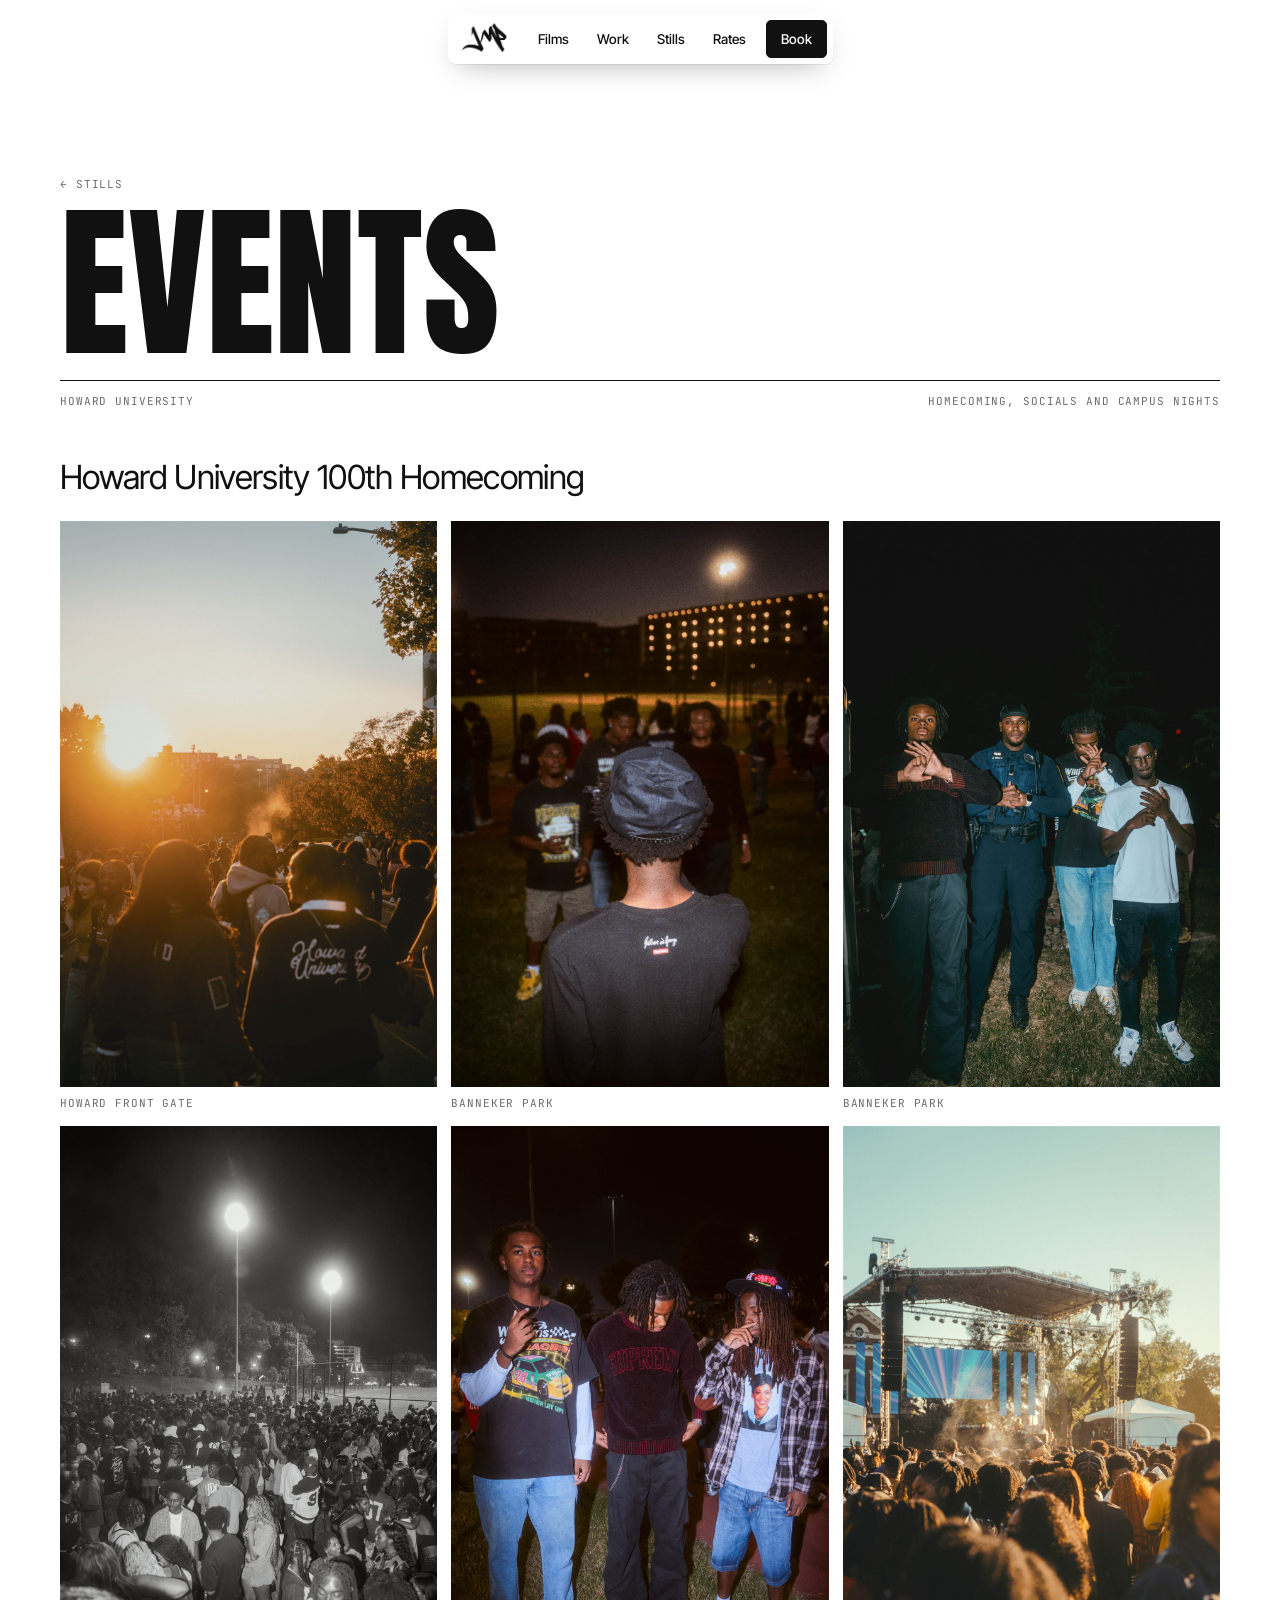
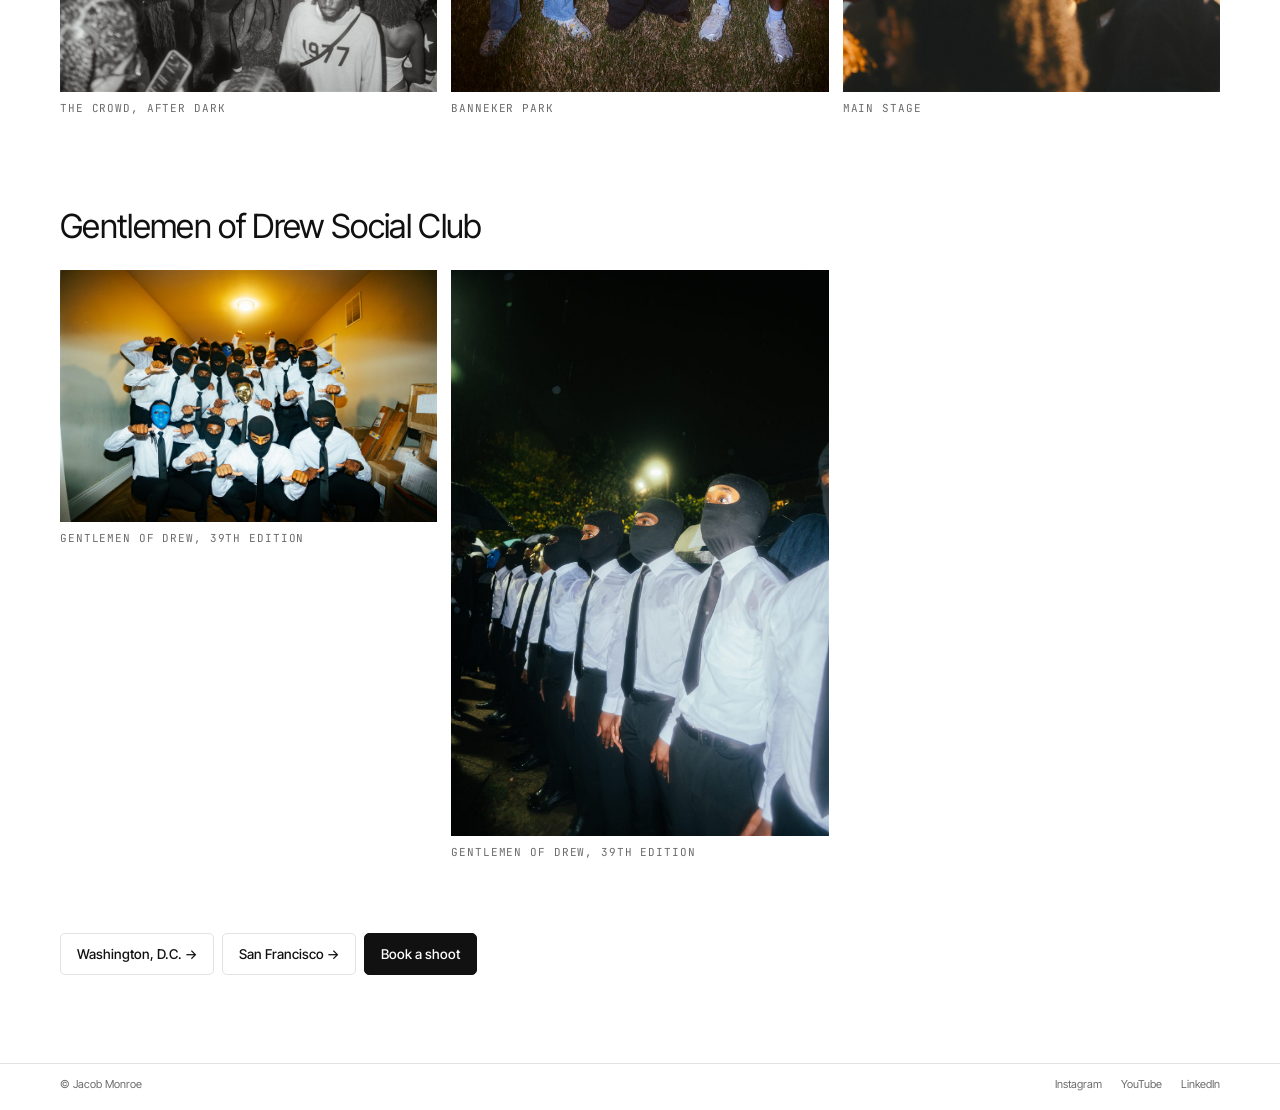
<file: events.html>
<!DOCTYPE html>
<html lang="en">
<head>
  <meta charset="UTF-8">
  <meta name="viewport" content="width=device-width, initial-scale=1.0">
  <title>Events — Jacob Monroe</title>
  <meta name="description" content="Events: photographs by Jacob Monroe. Homecoming, socials and campus nights.">
  <link rel="icon" href="images/jmp-logo.png">
  <link rel="preconnect" href="https://fonts.googleapis.com">
  <link rel="preconnect" href="https://fonts.gstatic.com" crossorigin>
  <link href="https://fonts.googleapis.com/css2?family=Anton&family=Inter+Tight:wght@300;400;500;600&family=JetBrains+Mono:wght@400;500&display=swap" rel="stylesheet">
  <link rel="stylesheet" href="css/style.css?v=14">
</head>
<body>

<nav class="nav">
  <div class="wrap">
    <a class="brand" href="index.html" aria-label="Jacob Monroe, home"><span class="logo"></span></a>
    <div class="nav-links mono">
      <a class="hide-s" href="index.html#films">Films</a>
      <a class="hide-s" href="index.html#work">Work</a>
      <a class="hide-s" href="index.html#photos">Stills</a>
      <a href="index.html#rates">Rates</a>
      <a class="btn" href="index.html#book">Book</a>
    </div>
  </div>
</nav>

<main class="wrap">
  <header class="page-head">
    <a class="mono muted" href="index.html#photos" style="text-decoration:none">← Stills</a>
    <h1>Events</h1>
    <div class="sub mono"><span>Howard University</span><span>Homecoming, socials and campus nights</span></div>
  </header>

  <section class="set">
    <h2>Howard University 100th Homecoming</h2>
    <div class="masonry">
      <button class="shot reveal"><img loading="lazy" src="images/web/DSC05332-Edit.jpg" alt="Howard front gate"><span class="cap mono">Howard front gate</span></button>
      <button class="shot reveal"><img loading="lazy" src="images/web/DSC05524-Edit.jpg" alt="The crowd, after dark"><span class="cap mono">The crowd, after dark</span></button>
      <button class="shot reveal"><img loading="lazy" src="images/web/DSC05446-Edit.jpg" alt="Banneker Park"><span class="cap mono">Banneker Park</span></button>
      <button class="shot reveal"><img loading="lazy" src="images/web/DSC05480-Edit.jpg" alt="Banneker Park"><span class="cap mono">Banneker Park</span></button>
      <button class="shot reveal"><img loading="lazy" src="images/web/DSC05494-Edit.jpg" alt="Banneker Park"><span class="cap mono">Banneker Park</span></button>
      <button class="shot reveal"><img loading="lazy" src="images/web/DSC04868-Edit.jpg" alt="Main stage"><span class="cap mono">Main stage</span></button>
    </div>
  </section>
  <section class="set">
    <h2>Gentlemen of Drew Social Club</h2>
    <div class="masonry">
      <button class="shot reveal"><img loading="lazy" src="images/web/DSC06657.jpg" alt="Gentlemen of Drew, 39th Edition"><span class="cap mono">Gentlemen of Drew, 39th Edition</span></button>
      <button class="shot reveal"><img loading="lazy" src="images/web/DSC06982.jpg" alt="Gentlemen of Drew, 39th Edition"><span class="cap mono">Gentlemen of Drew, 39th Edition</span></button>
    </div>
  </section>

  <div class="more">
    <a class="btn ghost" href="washington-dc.html">Washington, D.C. →</a>
    <a class="btn ghost" href="san-francisco.html">San Francisco →</a>
    <a class="btn" href="index.html#book">Book a shoot</a>
  </div>
</main>

<footer class="footer">
  <div class="wrap">
    <div class="base">
      <span>© Jacob Monroe</span>
      <span>
        <a href="https://www.instagram.com/jacobbb_photos/" target="_blank" rel="noopener">Instagram</a>
        <a href="https://www.youtube.com/@jacobbb_photos" target="_blank" rel="noopener">YouTube</a>
        <a href="https://www.linkedin.com/in/jacob-monroe-73263a211/" target="_blank" rel="noopener">LinkedIn</a>
      </span>
    </div>
  </div>
</footer>

<script src="js/site.js?v=14"></script>
</body>
</html>
</file>
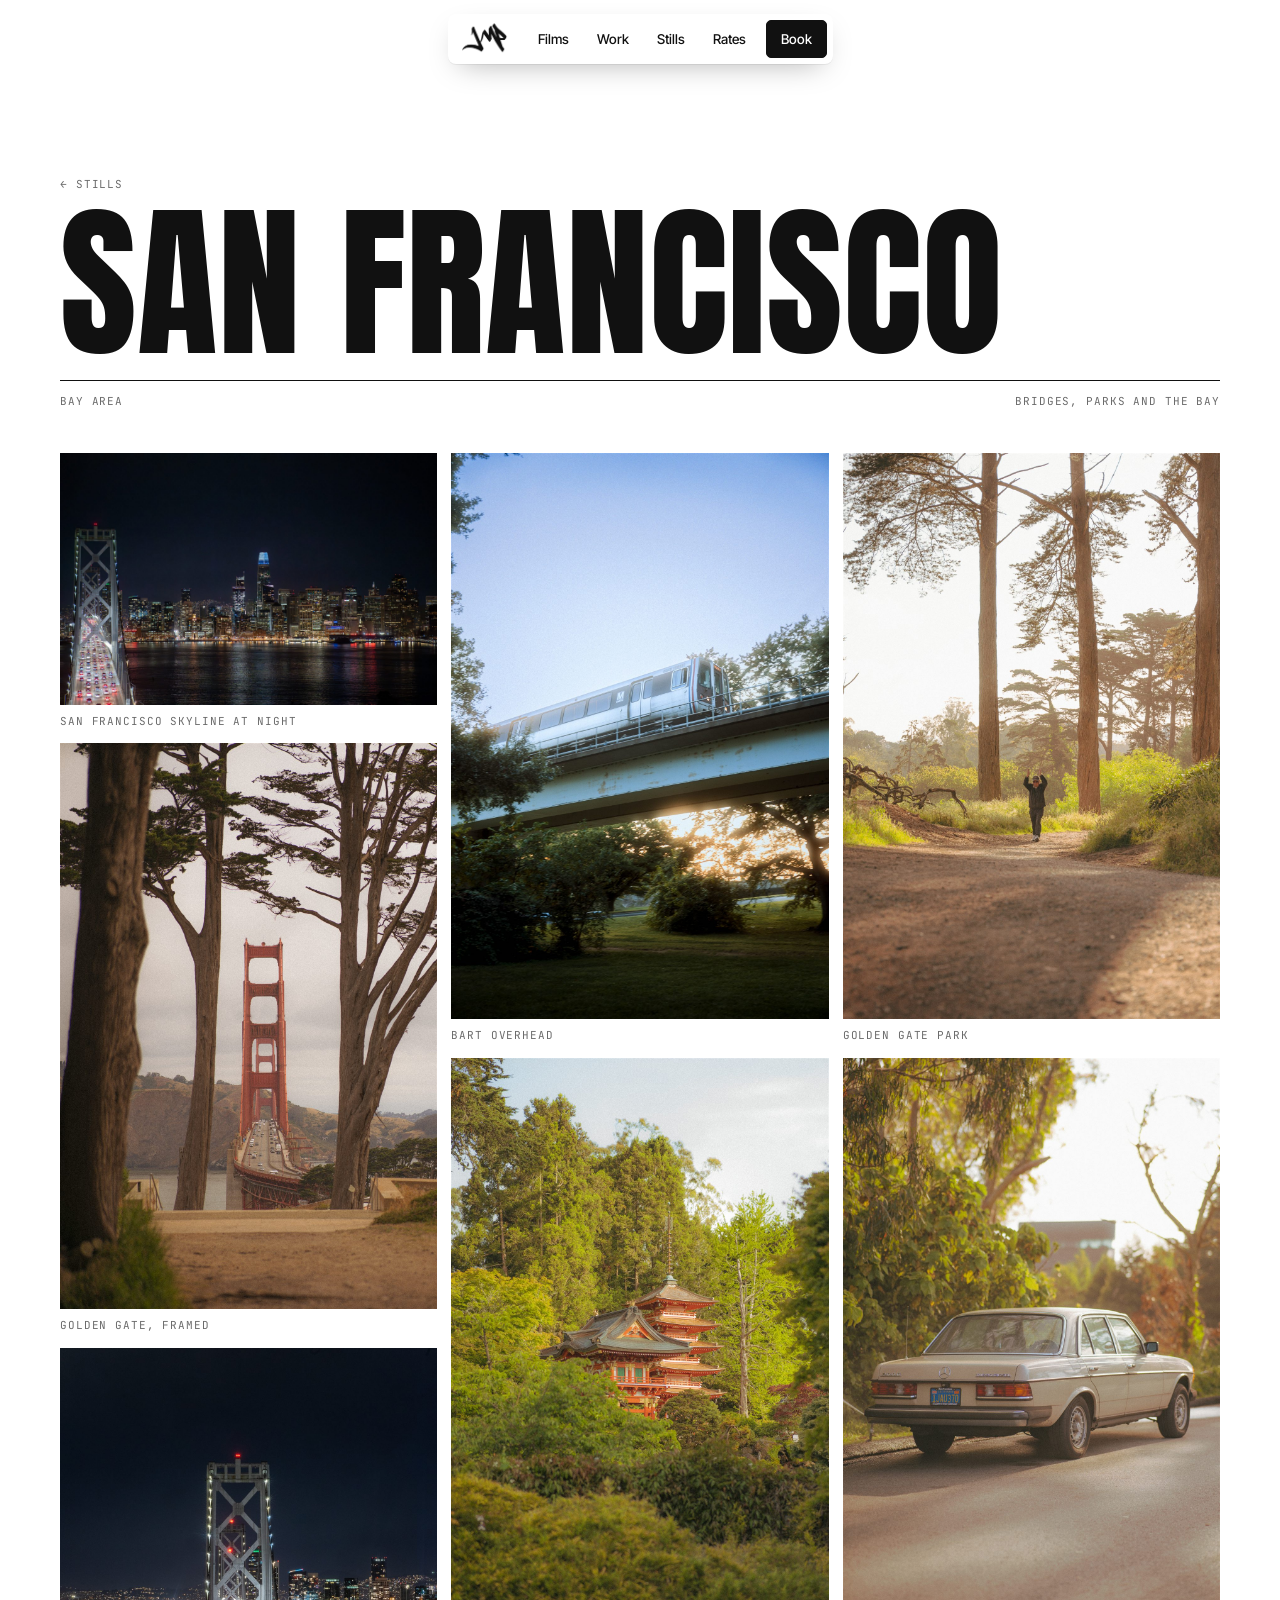
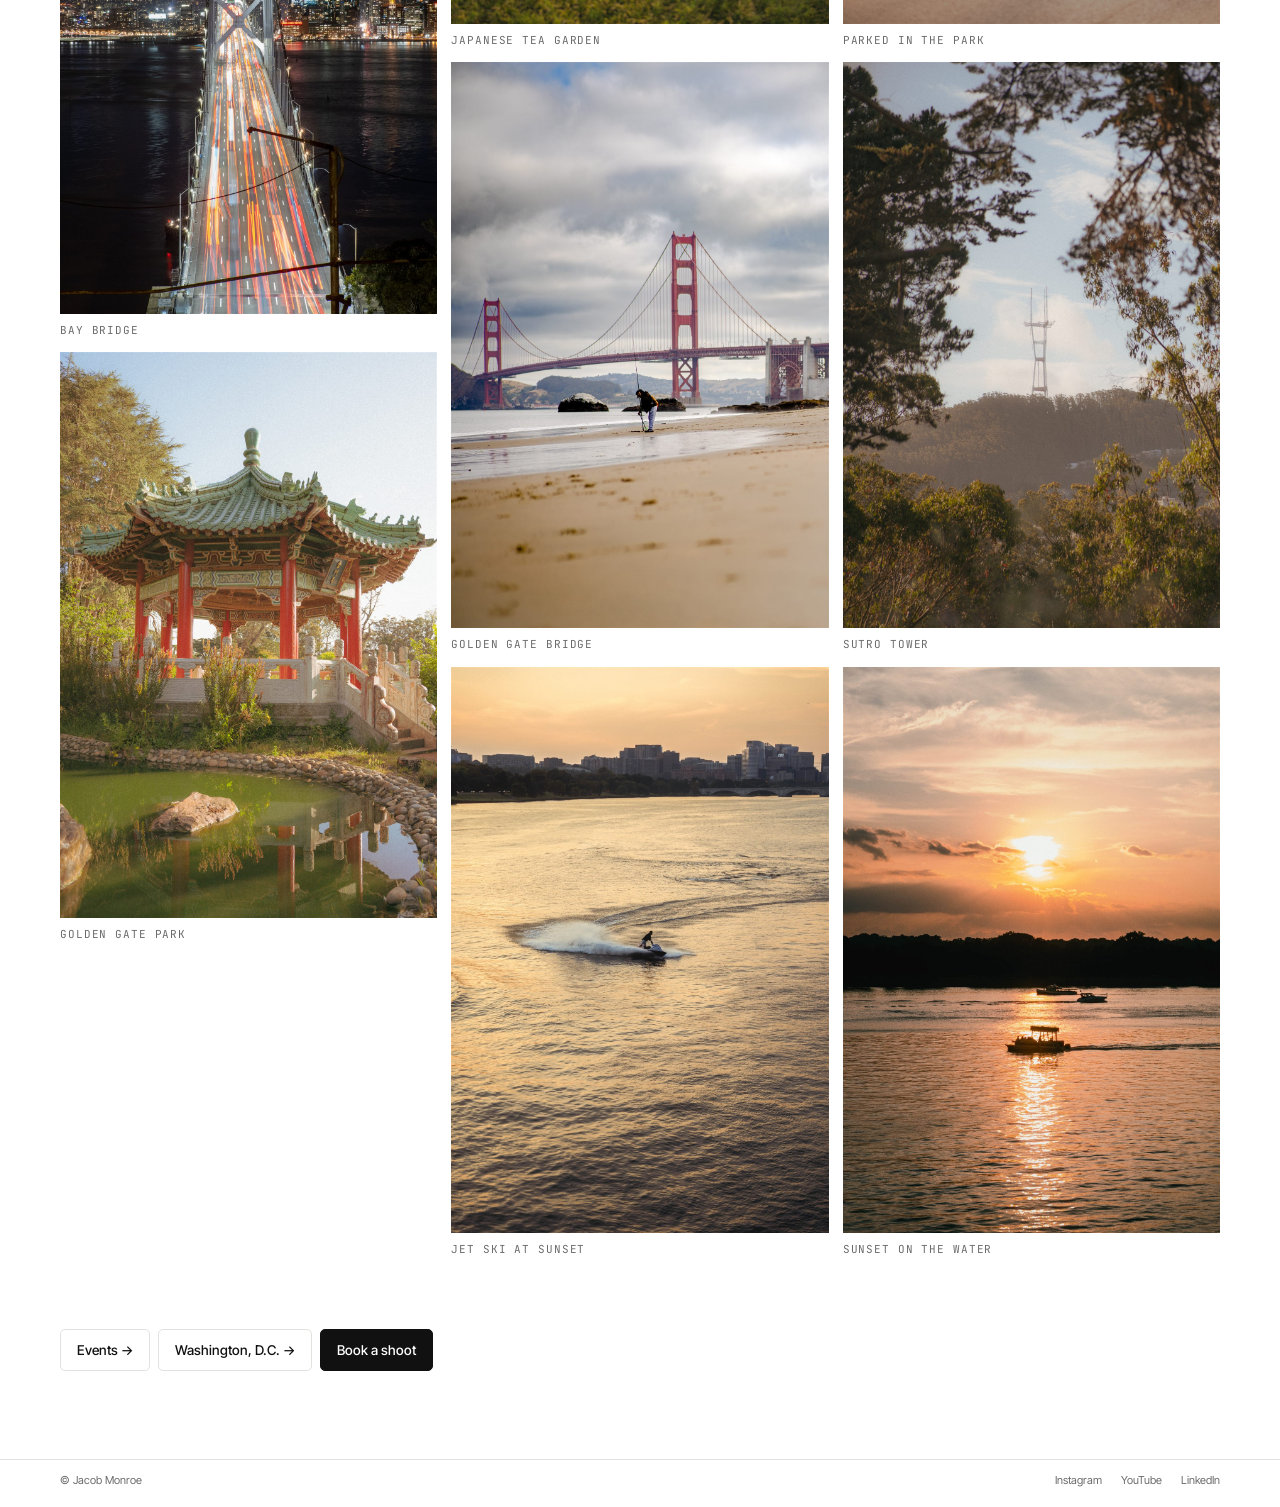
<file: san-francisco.html>
<!DOCTYPE html>
<html lang="en">
<head>
  <meta charset="UTF-8">
  <meta name="viewport" content="width=device-width, initial-scale=1.0">
  <title>San Francisco — Jacob Monroe</title>
  <meta name="description" content="San Francisco: photographs by Jacob Monroe. Bridges, parks and the bay.">
  <link rel="icon" href="images/jmp-logo.png">
  <link rel="preconnect" href="https://fonts.googleapis.com">
  <link rel="preconnect" href="https://fonts.gstatic.com" crossorigin>
  <link href="https://fonts.googleapis.com/css2?family=Anton&family=Inter+Tight:wght@300;400;500;600&family=JetBrains+Mono:wght@400;500&display=swap" rel="stylesheet">
  <link rel="stylesheet" href="css/style.css?v=14">
</head>
<body>

<nav class="nav">
  <div class="wrap">
    <a class="brand" href="index.html" aria-label="Jacob Monroe, home"><span class="logo"></span></a>
    <div class="nav-links mono">
      <a class="hide-s" href="index.html#films">Films</a>
      <a class="hide-s" href="index.html#work">Work</a>
      <a class="hide-s" href="index.html#photos">Stills</a>
      <a href="index.html#rates">Rates</a>
      <a class="btn" href="index.html#book">Book</a>
    </div>
  </div>
</nav>

<main class="wrap">
  <header class="page-head">
    <a class="mono muted" href="index.html#photos" style="text-decoration:none">← Stills</a>
    <h1>San Francisco</h1>
    <div class="sub mono"><span>Bay Area</span><span>Bridges, parks and the bay</span></div>
  </header>

  <section class="set">
    <div class="masonry">
      <button class="shot reveal"><img loading="lazy" src="images/web/DSC00269-Enhanced-NR.jpg" alt="San Francisco skyline at night"><span class="cap mono">San Francisco skyline at night</span></button>
      <button class="shot reveal"><img loading="lazy" src="images/web/DSC02872.jpg" alt="Golden Gate, framed"><span class="cap mono">Golden Gate, framed</span></button>
      <button class="shot reveal"><img loading="lazy" src="images/web/DSC00268.jpg" alt="Bay Bridge"><span class="cap mono">Bay Bridge</span></button>
      <button class="shot reveal"><img loading="lazy" src="images/web/DSC02551.jpg" alt="Golden Gate Park"><span class="cap mono">Golden Gate Park</span></button>
      <button class="shot reveal"><img loading="lazy" src="images/web/DSC02742-Edit-3.jpg" alt="BART overhead"><span class="cap mono">BART overhead</span></button>
      <button class="shot reveal"><img loading="lazy" src="images/web/DSC02701.jpg" alt="Japanese Tea Garden"><span class="cap mono">Japanese Tea Garden</span></button>
      <button class="shot reveal"><img loading="lazy" src="images/web/DSC02815.jpg" alt="Golden Gate Bridge"><span class="cap mono">Golden Gate Bridge</span></button>
      <button class="shot reveal"><img loading="lazy" src="images/web/DSC02839-Edit.jpg" alt="Jet ski at sunset"><span class="cap mono">Jet ski at sunset</span></button>
      <button class="shot reveal"><img loading="lazy" src="images/web/DSC02598.jpg" alt="Golden Gate Park"><span class="cap mono">Golden Gate Park</span></button>
      <button class="shot reveal"><img loading="lazy" src="images/web/DSC02683.jpg" alt="Parked in the park"><span class="cap mono">Parked in the park</span></button>
      <button class="shot reveal"><img loading="lazy" src="images/web/DSC02627.jpg" alt="Sutro Tower"><span class="cap mono">Sutro Tower</span></button>
      <button class="shot reveal"><img loading="lazy" src="images/web/DSC02680-Edit.jpg" alt="Sunset on the water"><span class="cap mono">Sunset on the water</span></button>
    </div>
  </section>

  <div class="more">
    <a class="btn ghost" href="events.html">Events →</a>
    <a class="btn ghost" href="washington-dc.html">Washington, D.C. →</a>
    <a class="btn" href="index.html#book">Book a shoot</a>
  </div>
</main>

<footer class="footer">
  <div class="wrap">
    <div class="base">
      <span>© Jacob Monroe</span>
      <span>
        <a href="https://www.instagram.com/jacobbb_photos/" target="_blank" rel="noopener">Instagram</a>
        <a href="https://www.youtube.com/@jacobbb_photos" target="_blank" rel="noopener">YouTube</a>
        <a href="https://www.linkedin.com/in/jacob-monroe-73263a211/" target="_blank" rel="noopener">LinkedIn</a>
      </span>
    </div>
  </div>
</footer>

<script src="js/site.js?v=14"></script>
</body>
</html>
</file>
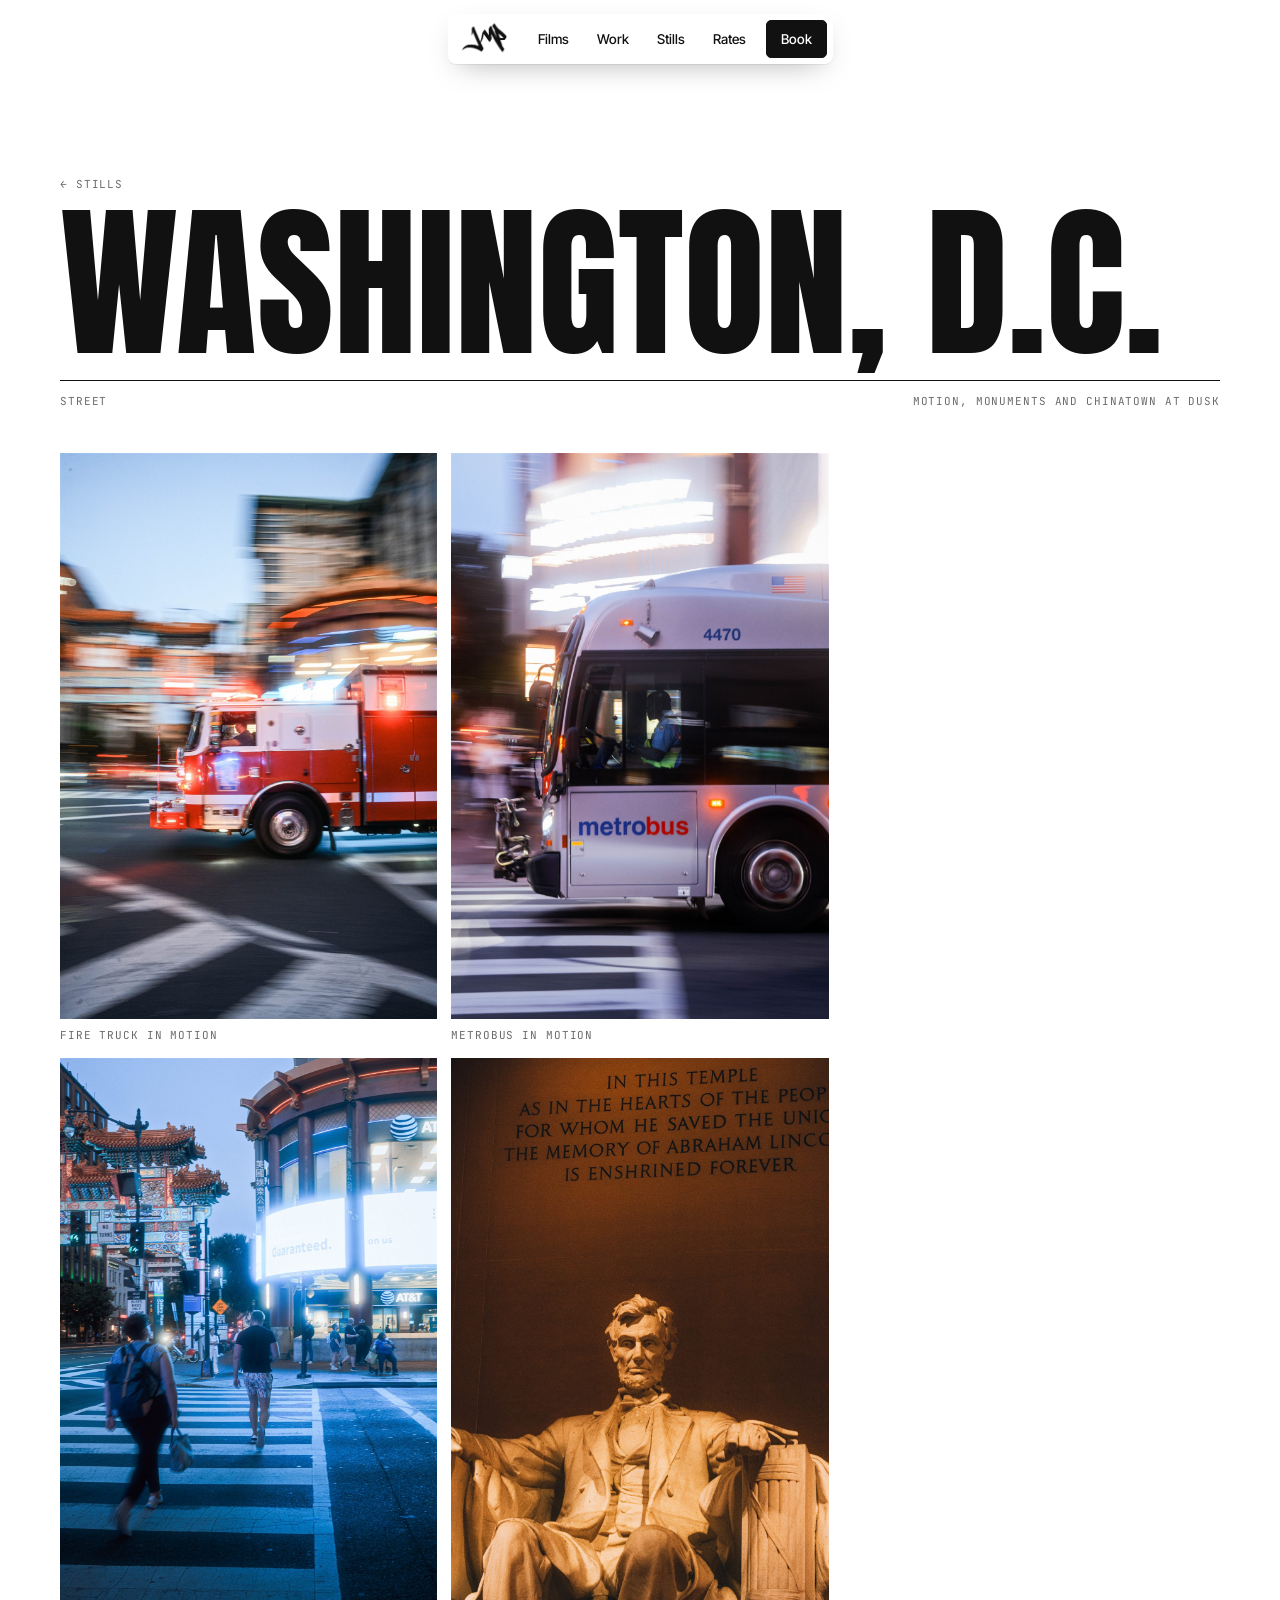
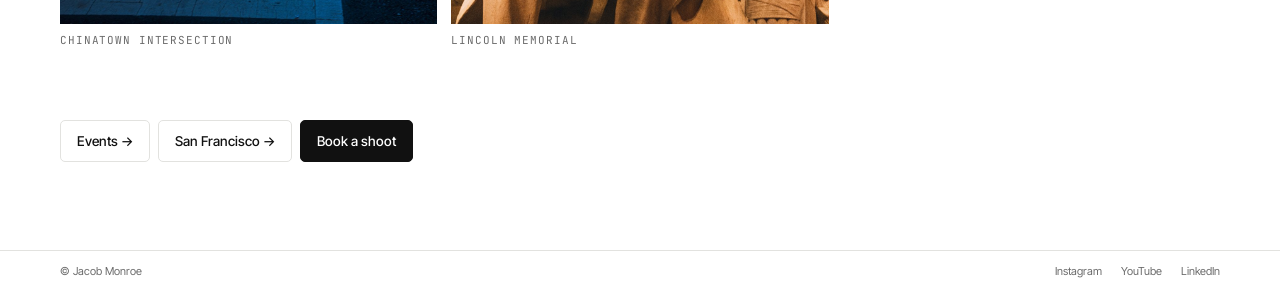
<file: washington-dc.html>
<!DOCTYPE html>
<html lang="en">
<head>
  <meta charset="UTF-8">
  <meta name="viewport" content="width=device-width, initial-scale=1.0">
  <title>Washington, D.C. — Jacob Monroe</title>
  <meta name="description" content="Washington, D.C.: photographs by Jacob Monroe. Motion, monuments and Chinatown at dusk.">
  <link rel="icon" href="images/jmp-logo.png">
  <link rel="preconnect" href="https://fonts.googleapis.com">
  <link rel="preconnect" href="https://fonts.gstatic.com" crossorigin>
  <link href="https://fonts.googleapis.com/css2?family=Anton&family=Inter+Tight:wght@300;400;500;600&family=JetBrains+Mono:wght@400;500&display=swap" rel="stylesheet">
  <link rel="stylesheet" href="css/style.css?v=14">
</head>
<body>

<nav class="nav">
  <div class="wrap">
    <a class="brand" href="index.html" aria-label="Jacob Monroe, home"><span class="logo"></span></a>
    <div class="nav-links mono">
      <a class="hide-s" href="index.html#films">Films</a>
      <a class="hide-s" href="index.html#work">Work</a>
      <a class="hide-s" href="index.html#photos">Stills</a>
      <a href="index.html#rates">Rates</a>
      <a class="btn" href="index.html#book">Book</a>
    </div>
  </div>
</nav>

<main class="wrap">
  <header class="page-head">
    <a class="mono muted" href="index.html#photos" style="text-decoration:none">← Stills</a>
    <h1>Washington, D.C.</h1>
    <div class="sub mono"><span>Street</span><span>Motion, monuments and Chinatown at dusk</span></div>
  </header>

  <section class="set">
    <div class="masonry">
      <button class="shot reveal"><img loading="lazy" src="images/web/DSC02984-Edit.jpg" alt="Fire truck in motion"><span class="cap mono">Fire truck in motion</span></button>
      <button class="shot reveal"><img loading="lazy" src="images/web/DSC02995-Edit.jpg" alt="Chinatown intersection"><span class="cap mono">Chinatown intersection</span></button>
      <button class="shot reveal"><img loading="lazy" src="images/web/DSC03008-Edit.jpg" alt="Metrobus in motion"><span class="cap mono">Metrobus in motion</span></button>
      <button class="shot reveal"><img loading="lazy" src="images/web/IMG_0804.jpg" alt="Lincoln Memorial"><span class="cap mono">Lincoln Memorial</span></button>
    </div>
  </section>

  <div class="more">
    <a class="btn ghost" href="events.html">Events →</a>
    <a class="btn ghost" href="san-francisco.html">San Francisco →</a>
    <a class="btn" href="index.html#book">Book a shoot</a>
  </div>
</main>

<footer class="footer">
  <div class="wrap">
    <div class="base">
      <span>© Jacob Monroe</span>
      <span>
        <a href="https://www.instagram.com/jacobbb_photos/" target="_blank" rel="noopener">Instagram</a>
        <a href="https://www.youtube.com/@jacobbb_photos" target="_blank" rel="noopener">YouTube</a>
        <a href="https://www.linkedin.com/in/jacob-monroe-73263a211/" target="_blank" rel="noopener">LinkedIn</a>
      </span>
    </div>
  </div>
</footer>

<script src="js/site.js?v=14"></script>
</body>
</html>
</file>
<file: css/style.css>
/* Jacob Monroe — films & photos
   Black, white, one flat gray and an amber title color. */

:root {
  --black: #0b0b0b;
  --ink: #111;
  --white: #fff;
  --paper: #f5f5f3;
  --gray: #6e6e6e;
  --gray-card: #626262;
  --muted: #6b6b6b;
  --line: #e2e2df;
  --line-dark: #2a2a2a;
  --amber: #ffb000;
  --display: "Anton", "Impact", "Arial Narrow", sans-serif;
  --sans: "Inter Tight", "Inter", system-ui, -apple-system, "Segoe UI", sans-serif;
  --mono: "JetBrains Mono", ui-monospace, "SF Mono", Consolas, monospace;
  --wrap: 1240px;
  --gutter: clamp(16px, 3.4vw, 40px);
}

*, *::before, *::after { box-sizing: border-box; }
html { scroll-behavior: smooth; -webkit-text-size-adjust: 100%; }
body {
  margin: 0; background: var(--white); color: var(--ink);
  font-family: var(--sans); font-size: 16px; line-height: 1.5;
  -webkit-font-smoothing: antialiased;
}
img { display: block; max-width: 100%; }
[hidden] { display: none !important; }
a { color: inherit; }
button { font: inherit; color: inherit; cursor: pointer; }
:focus-visible { outline: 2px solid var(--amber); outline-offset: 3px; }
.sr { position: absolute; width: 1px; height: 1px; overflow: hidden; clip-path: inset(50%); white-space: nowrap; }

.wrap { max-width: var(--wrap); margin: 0 auto; padding: 0 var(--gutter); position: relative; }
.mono { font-family: var(--mono); font-size: 11px; letter-spacing: .08em; text-transform: uppercase; }
.muted { color: var(--muted); }

/* ---------- Nav: floating bar ---------- */
.nav { position: fixed; top: 14px; left: 0; right: 0; z-index: 50; pointer-events: none; }
.nav .wrap {
  pointer-events: auto;
  display: flex; align-items: center; justify-content: space-between; gap: 18px;
  width: max-content; max-width: calc(100% - 2 * var(--gutter));
  padding: 6px 6px 6px 16px;
  background: var(--white); border-radius: 8px;
  box-shadow: 0 1px 0 rgba(0,0,0,.06), 0 10px 30px -12px rgba(0,0,0,.35);
}
.brand { font-family: var(--display); font-size: 19px; letter-spacing: .02em; text-transform: uppercase; text-decoration: none; line-height: 1; display: flex; align-items: center; gap: 8px; }
.dot { display: none; }
.logo { display: block; width: 46px; height: 32px; background: currentColor; -webkit-mask: url(../images/jmp-logo.png) center / contain no-repeat; mask: url(../images/jmp-logo.png) center / contain no-repeat; }
.nav .wrap { padding-left: 14px; }
.nav-links { display: flex; align-items: center; gap: 4px; font-family: var(--sans); font-size: 13.5px; font-weight: 500; letter-spacing: 0; text-transform: none; }
.nav-links a { text-decoration: none; padding: 8px 12px; border-radius: 5px; }
.nav-links a:hover { background: var(--paper); }
.nav-links .btn { padding: 8px 14px; margin-left: 4px; }
.nav-links .btn:hover { background: var(--amber); color: var(--ink); }

/* ---------- Buttons ---------- */
.btn {
  display: inline-flex; align-items: center; justify-content: center; gap: 8px;
  padding: 10px 16px; border: 1px solid var(--ink); border-radius: 5px;
  background: var(--ink); color: var(--white);
  font-family: var(--sans); font-size: 13.5px; font-weight: 500; text-decoration: none;
  transition: background .2s, color .2s, border-color .2s;
}
.btn:hover { background: var(--amber); border-color: var(--amber); color: var(--ink); }
.btn.light { background: var(--white); border-color: var(--white); color: var(--ink); }
.btn.light:hover { background: var(--amber); border-color: var(--amber); }
.btn.ghost { background: transparent; color: var(--ink); border-color: var(--line); }
.btn.ghost:hover { background: var(--ink); color: var(--white); border-color: var(--ink); }

/* ---------- Hero: full-bleed film slider ---------- */
.hero { position: relative; height: min(100svh, 920px); min-height: 520px; background: var(--black); color: var(--white); overflow: hidden; }
.slide {
  position: absolute; inset: 0; width: 100%; height: 100%; padding: 0; border: 0; background: none;
  text-align: left; color: inherit; opacity: 0; visibility: hidden; transition: opacity .9s ease, visibility 0s .9s;
}
.slide.on { opacity: 1; visibility: visible; transition: opacity .9s ease; }
.slide img { position: absolute; inset: 0; width: 100%; height: 100%; object-fit: cover; transform: scale(1.04); transition: transform 7s linear; }
.slide.on img { transform: scale(1); }
.slide video { position: absolute; inset: 0; width: 100%; height: 100%; object-fit: cover; }
.who { position: absolute; z-index: 3; left: var(--gutter); top: 84px; margin: 0; text-shadow: 0 1px 10px rgba(0,0,0,.5); }
.slide::after { content: ""; position: absolute; inset: 0; background: linear-gradient(180deg, rgba(0,0,0,.28) 0%, rgba(0,0,0,0) 30%, rgba(0,0,0,.1) 60%, rgba(0,0,0,.6) 100%); }
.slide .body { position: absolute; z-index: 2; left: var(--gutter); right: var(--gutter); bottom: 26px; }
.tag { display: inline-block; padding: 3px 6px; border: 1px solid currentColor; border-radius: 3px; font-family: var(--mono); font-size: 10.5px; letter-spacing: .08em; text-transform: uppercase; }
.slide .title { display: block; margin: 10px 0 14px; font-size: 17px; font-weight: 500; letter-spacing: -.01em; }
.hero-logo { position: absolute; z-index: 2; left: 50%; top: 50%; width: clamp(96px, 11vw, 150px); aspect-ratio: 768 / 538; transform: translate(-50%, -50%); background: var(--white); pointer-events: none; filter: drop-shadow(0 2px 14px rgba(0,0,0,.35)); -webkit-mask: url(../images/jmp-logo.png) center / contain no-repeat; mask: url(../images/jmp-logo.png) center / contain no-repeat; }
.slide .go { display: inline-flex; align-items: center; gap: 10px; font-size: 14px; font-weight: 500; }
.slide .go i { width: 34px; height: 34px; border-radius: 50%; background: var(--white); display: grid; place-items: center; transition: background .2s; }
.slide .go i::after { content: ""; margin-left: 3px; border-left: 10px solid var(--ink); border-top: 6px solid transparent; border-bottom: 6px solid transparent; }
.slide:hover .go i { background: var(--amber); }
.dots { position: absolute; z-index: 3; left: 0; right: 0; bottom: 28px; display: flex; justify-content: center; gap: 8px; }
.dots button { width: 8px; height: 8px; padding: 0; border-radius: 99px; border: 1px solid var(--white); background: transparent; transition: width .3s, background .3s; }
.dots button[aria-current="true"] { width: 26px; background: var(--white); }
.hero .count { position: absolute; z-index: 3; right: var(--gutter); bottom: 26px; }

/* ---------- Gray panels with column rules ---------- */
.panel { position: relative; background: var(--gray); color: var(--white); }
.panel .wrap::before, .panel .wrap::after {
  content: ""; position: absolute; top: 0; bottom: 0; width: 1px; background: rgba(255,255,255,.14); pointer-events: none;
}
.panel .wrap::before { left: calc(var(--gutter) + (100% - 2 * var(--gutter)) / 3); }
.panel .wrap::after { left: calc(var(--gutter) + (100% - 2 * var(--gutter)) * 2 / 3); }
.lede { font-weight: 300; font-size: clamp(30px, 3.6vw, 50px); line-height: 1.08; letter-spacing: -.02em; margin: 0; text-indent: 1.6em; }
.lede.dim { color: rgba(255,255,255,.6); }

.intro .wrap { display: grid; grid-template-columns: repeat(3, minmax(0, 1fr)); gap: 0; min-height: 640px; padding-top: 72px; padding-bottom: 56px; }
.intro .col { padding: 0 24px; display: flex; flex-direction: column; }
.intro .col:first-child { padding-left: 0; justify-content: space-between; }
.intro .col:last-child { padding-right: 0; justify-content: space-between; align-items: flex-end; text-align: right; }
.intro .col.mid { align-items: center; justify-content: center; }
.intro p:not(.lede) { margin: 0; font-size: 18px; line-height: 1.3; max-width: 22em; }
.slab { width: min(100%, 300px); background: #1c1c1c; padding: 10px; border-radius: 6px; box-shadow: 0 30px 40px -24px rgba(0,0,0,.55); transform: rotate(-2deg); transition: transform .5s cubic-bezier(.2,.7,.2,1); }
.slab:hover { transform: rotate(0) scale(1.02); }
.slab .label { display: flex; justify-content: space-between; gap: 10px; background: var(--white); color: var(--ink); padding: 8px 10px; border-radius: 3px; margin-bottom: 10px; border-top: 5px solid var(--amber); line-height: 1.45; }
.slab img { width: 100%; aspect-ratio: 4 / 5; object-fit: cover; border-radius: 3px; }
.chapters { list-style: none; margin: 0; padding: 0; width: min(100%, 230px); text-align: left; }
.chapters a { display: flex; justify-content: space-between; align-items: baseline; gap: 12px; text-decoration: none; font-size: 22px; font-weight: 500; line-height: 1.15; letter-spacing: -.01em; color: rgba(255,255,255,.62); padding: 1px 0; }
.chapters a:hover { color: var(--white); }
.chapters a span { font-family: var(--mono); font-size: 10px; letter-spacing: .08em; }

/* ---------- Sections ---------- */
.section { padding: clamp(64px, 9vw, 128px) 0; }
.section.dark { background: var(--black); color: var(--white); }
.section.dark .muted { color: #9b9b9b; }
.center-head { text-align: center; margin-bottom: clamp(28px, 4vw, 44px); }
.center-head h2, .h2 { font-weight: 400; font-size: clamp(36px, 4.6vw, 60px); line-height: 1; letter-spacing: -.03em; margin: 0; }
.head { display: flex; justify-content: space-between; align-items: flex-end; gap: 24px; margin-bottom: clamp(28px, 4vw, 48px); }
.head p { margin: 0; max-width: 26em; color: var(--muted); }
.section.dark .head p { color: #9b9b9b; }

/* ---------- Films ---------- */
.filters { display: inline-flex; flex-wrap: wrap; justify-content: center; gap: 4px; margin-top: 18px; padding: 4px; border-radius: 99px; background: var(--paper); }
.filters button { padding: 6px 12px; border: 0; border-radius: 99px; background: transparent; font-size: 13px; font-weight: 500; }
.filters button sup { font-size: 9px; margin-left: 2px; opacity: .6; }
.filters button:hover { background: var(--white); }
.filters button[aria-pressed="true"] { background: var(--ink); color: var(--white); }
.films { display: grid; grid-template-columns: repeat(2, minmax(0, 1fr)); gap: 28px 20px; }
.film { background: none; border: 0; padding: 0; text-align: left; display: block; width: 100%; }
.film .thumb { position: relative; aspect-ratio: 16 / 9; overflow: hidden; background: var(--paper); }
.film .thumb img { width: 100%; height: 100%; object-fit: cover; transition: transform .8s cubic-bezier(.2,.7,.2,1); }
.film:hover .thumb img { transform: scale(1.04); }
.film .meta { display: flex; justify-content: space-between; align-items: flex-end; gap: 16px; padding: 12px 0 10px; border-bottom: 1px solid var(--ink); }
.film .meta b { display: block; font-weight: 600; font-size: 16px; line-height: 1.25; }
.film .meta span { display: block; font-size: 15px; color: var(--muted); }
.film .arrow { font-size: 18px; line-height: 1; transition: transform .25s; }
.film:hover .arrow { transform: translate(3px, 3px); }
.films-foot { margin-top: 44px; text-align: center; }
.films-foot p { margin: 0 0 12px; font-size: 13px; }

/* ---------- Client work ---------- */
.project { padding: 28px 0 44px; border-top: 1px solid var(--line-dark); }
.project:last-child { padding-bottom: 0; }
.project header { display: grid; grid-template-columns: minmax(0, 1fr) minmax(0, 1fr); gap: 24px; align-items: end; margin-bottom: 22px; }
.project h3 { margin: 6px 0 0; font-weight: 400; font-size: clamp(26px, 3vw, 40px); line-height: 1.05; letter-spacing: -.025em; }
.project .about { justify-self: end; display: flex; align-items: flex-end; gap: 28px; }
.project header p { margin: 0; max-width: 30em; color: #b5b5b5; font-size: 15px; }
.stat { flex: none; padding-right: 28px; border-right: 1px solid var(--line-dark); }
.stat b { display: block; font-family: var(--display); font-weight: 400; font-size: clamp(40px, 4.4vw, 60px); line-height: .95; color: var(--amber); }
.stat span { display: block; margin-top: 6px; color: #b5b5b5; }
.clips { display: grid; grid-template-columns: repeat(3, minmax(0, 1fr)); gap: 12px; }
.project.tall .clips { grid-template-columns: repeat(6, minmax(0, 1fr)); }
.clip { display: block; width: 100%; padding: 0; border: 0; background: none; text-align: left; color: inherit; }
.clip .frame { position: relative; display: block; aspect-ratio: 16 / 9; overflow: hidden; background: #1a1a1a; border-radius: 4px; }
.project.tall .clip .frame { aspect-ratio: 9 / 16; }
.clip img, .clip video { position: absolute; inset: 0; width: 100%; height: 100%; object-fit: cover; }
.clip video { opacity: 0; transition: opacity .25s; }
.clip.live video { opacity: 1; }
.clip .cap { display: block; padding-top: 8px; font-size: 13.5px; color: #d6d6d6; }
.player video { display: block; width: 100%; max-height: calc(100vh - 140px); background: #000; }
.player.tall { width: min(100%, calc((100vh - 140px) * 9 / 16)); margin: 0 auto; }

/* ---------- Stills ---------- */
.collections { display: grid; grid-template-columns: repeat(3, minmax(0, 1fr)); gap: 20px; }
.collection { text-decoration: none; display: block; }
.collection .frame { aspect-ratio: 4 / 5; overflow: hidden; background: var(--paper); }
.collection img { width: 100%; height: 100%; object-fit: cover; transition: transform .8s cubic-bezier(.2,.7,.2,1); }
.collection:hover img { transform: scale(1.04); }
.collection .cap { display: flex; justify-content: space-between; align-items: flex-end; padding: 12px 0 10px; border-bottom: 1px solid currentColor; }
.collection .cap b { display: block; font-weight: 600; }
.collection .cap span { display: block; color: var(--muted); font-size: 15px; }

/* ---------- Rates ---------- */
.rates-top { display: grid; grid-template-columns: repeat(3, minmax(0, 1fr)); padding-top: 96px; padding-bottom: 72px; }
.rates-top .lede { grid-column: 1 / span 2; }
.rate-col { padding-right: 24px; }
.rate-col + .rate-col { padding-left: 24px; }
.rate-col p { margin: 14px 0 0; max-width: 22em; font-size: 16px; line-height: 1.35; color: rgba(255,255,255,.85); }
.rate-label { display: block; color: rgba(255,255,255,.7); }
.big-rate { display: block; text-indent: 0; margin-top: 14px; font-family: var(--display); font-weight: 400; font-size: clamp(96px, 11.5vw, 176px); line-height: .9; letter-spacing: -.01em; color: var(--amber); }
.big-rate small { font-family: var(--sans); font-weight: 300; font-size: .2em; letter-spacing: -.02em; color: var(--white); margin-left: .12em; }
.rates-top .side { grid-column: 3; justify-self: end; align-self: start; }
.specs { grid-column: 1 / -1; display: grid; grid-template-columns: repeat(3, minmax(0, 1fr)); margin: 56px 0 0; }
.specs div { padding: 18px 24px 26px; border-top: 1px solid rgba(255,255,255,.2); }
.specs div:nth-child(3n + 1) { padding-left: 0; }
.specs dt { font-family: var(--mono); font-size: 10.5px; letter-spacing: .08em; text-transform: uppercase; color: rgba(255,255,255,.65); }
.specs dd { margin: 6px 0 0; font-size: 20px; font-weight: 300; letter-spacing: -.01em; }
.cards { display: grid; grid-template-columns: repeat(3, minmax(0, 1fr)); gap: 12px; padding-bottom: 80px; }
.card { background: var(--gray-card); border-radius: 8px; padding: 12px 12px 16px; display: flex; flex-direction: column; }
.card .pic { aspect-ratio: 16 / 10; border-radius: 5px; overflow: hidden; background: #555; }
.card .pic img { width: 100%; height: 100%; object-fit: cover; }
.card .row { display: flex; justify-content: space-between; align-items: center; margin: 14px 4px 10px; color: rgba(255,255,255,.7); }
.card .pill { padding: 3px 7px; border-radius: 99px; background: rgba(0,0,0,.28); color: var(--white); }
.card h3 { margin: 0 4px; font-weight: 400; font-size: 22px; letter-spacing: -.01em; display: flex; justify-content: space-between; align-items: baseline; }
.card h3 { gap: 10px; }
.card h3 b { font-weight: 300; font-size: 40px; letter-spacing: -.03em; line-height: 1; }
.card h3 b small { font-size: 14px; font-weight: 400; letter-spacing: 0; opacity: .7; }
.card p { margin: 10px 4px 0; font-size: 14px; line-height: 1.4; color: rgba(255,255,255,.78); }
.card dl { display: grid; grid-template-columns: 1fr 1fr; gap: 12px 10px; margin: 18px 4px 18px; padding-top: 14px; border-top: 1px solid rgba(255,255,255,.16); }
.card dt { font-family: var(--mono); font-size: 9.5px; letter-spacing: .08em; text-transform: uppercase; color: rgba(255,255,255,.6); }
.card dd { margin: 2px 0 0; font-size: 14px; }
.card .btn { margin: auto 4px 0; align-self: flex-start; padding: 7px 12px; font-size: 13px; }

.versus { display: grid; grid-template-columns: repeat(3, minmax(0, 1fr)); padding-top: 72px; padding-bottom: 88px; border-top: 1px solid rgba(255,255,255,.14); }
.versus .lede { text-align: right; text-indent: 0; padding-right: 24px; font-size: clamp(26px, 2.8vw, 38px); }
.versus ul { list-style: none; margin: 0; padding: 0; font-weight: 300; font-size: clamp(22px, 2.2vw, 31px); line-height: 1.5; letter-spacing: -.015em; }
.versus .no { grid-column: 1; text-align: right; padding-right: 24px; margin-top: 40px; color: rgba(255,255,255,.55); text-decoration: line-through; text-decoration-thickness: 1px; }
.versus .yes { grid-column: 3; padding-left: 24px; margin-top: 40px; }
.versus .cap { display: block; margin-bottom: 14px; color: rgba(255,255,255,.6); text-decoration: none; }
.versus .no .cap { display: inline-block; }

/* ---------- Book ---------- */
.book { display: grid; grid-template-columns: minmax(0, 7fr) minmax(0, 5fr); gap: clamp(28px, 5vw, 72px); align-items: start; }
.field { margin-bottom: 28px; }
.field > .mono { display: block; margin-bottom: 10px; color: var(--muted); }
.chips { display: flex; flex-wrap: wrap; gap: 6px; }
.chip { padding: 9px 14px; border: 1px solid var(--line); border-radius: 99px; background: var(--white); font-size: 14px; font-weight: 500; transition: border-color .15s, background .15s, color .15s; }
.chip:hover { border-color: var(--ink); }
.chip[aria-pressed="true"], .chip[aria-checked="true"] { background: var(--ink); color: var(--white); border-color: var(--ink); }
.chip small { opacity: .6; margin-left: 6px; font-family: var(--mono); font-size: 10.5px; font-weight: 400; }
.stepper { display: inline-flex; align-items: center; border: 1px solid var(--line); border-radius: 99px; }
.stepper button { width: 44px; height: 44px; border: 0; background: none; font-size: 20px; border-radius: 50%; }
.stepper button:hover:not([disabled]) { background: var(--paper); }
.stepper button[disabled] { opacity: .3; cursor: not-allowed; }
.stepper output { min-width: 96px; text-align: center; font-size: 20px; font-weight: 500; letter-spacing: -.01em; }
.inputs { display: grid; grid-template-columns: 1fr 1fr; gap: 14px; }
.inputs .full { grid-column: 1 / -1; }
.inputs label { display: block; }
.inputs label span { display: block; margin-bottom: 4px; color: var(--muted); }
.inputs input, .inputs textarea { width: 100%; padding: 11px 12px; border: 1px solid var(--line); border-radius: 6px; background: var(--white); font: inherit; color: var(--ink); }
.inputs textarea { resize: vertical; min-height: 84px; }
.inputs input:focus, .inputs textarea:focus { outline: 0; border-color: var(--ink); }
.mini { display: none; }

.slip { position: sticky; top: 84px; background: #141414; color: var(--white); border-radius: 12px; padding: 22px 22px 20px; scroll-margin-top: 84px; }
.slip-head { display: flex; justify-content: space-between; padding-bottom: 14px; border-bottom: 1px solid var(--line-dark); color: #a5a5a5; }
.slip dl { margin: 6px 0 0; font-size: 14px; }
.slip .row { display: flex; justify-content: space-between; align-items: baseline; gap: 12px; padding: 10px 0; border-bottom: 1px solid var(--line-dark); }
.slip .row .lead { display: none; }
.slip .row dd { margin: 0; font-family: var(--mono); font-size: 13px; }
.slip .row.minus dd { color: var(--amber); }
.slip .total { display: flex; justify-content: space-between; align-items: baseline; margin-top: 18px; }
.slip .total .mono { color: #a5a5a5; }
.slip .total b { font-weight: 300; font-size: 60px; line-height: 1; letter-spacing: -.04em; }
.slip .dep { display: flex; justify-content: space-between; margin-top: 10px; color: #a5a5a5; }
.slip .actions { display: grid; gap: 8px; margin-top: 20px; }
.slip .actions .btn { width: 100%; padding: 13px 16px; border-radius: 99px; font-size: 14px; }
.slip .actions .btn.ghost { color: var(--white); border-color: #3a3a3a; }
.slip .actions .btn.ghost:hover { background: var(--white); color: var(--ink); }
.slip .note { margin: 14px 0 0; font-size: 12.5px; color: #8d8d8d; text-align: center; }
.pay { margin-top: 18px; padding-top: 16px; border-top: 1px solid var(--line-dark); }
.pay .mono { color: #a5a5a5; }
.pay .chips { margin-top: 10px; }
.pay .chip { background: transparent; border-color: #3a3a3a; color: var(--white); text-decoration: none; }
.toast { min-height: 18px; margin-top: 10px; color: var(--amber); text-align: center; }

/* ---------- Footer ---------- */
.footer { background: var(--white); padding: 12px 0 18px; border-top: 1px solid var(--line); }
.boxes { display: grid; grid-template-columns: 1fr 1fr 1fr 1.1fr; gap: 8px; }
.box { border: 1px solid var(--line); border-radius: 4px; padding: 16px; min-height: 150px; display: flex; flex-direction: column; justify-content: space-between; font-size: 13.5px; }
.box h4 { margin: 0; font-family: var(--mono); font-size: 10.5px; letter-spacing: .08em; text-transform: uppercase; font-weight: 500; }
.box a { display: block; text-decoration: none; line-height: 1.6; }
.box a:hover { text-decoration: underline; }
.tiles { display: grid; grid-template-columns: repeat(3, 1fr); gap: 8px; }
.tiles a { border: 1px solid var(--line); border-radius: 4px; display: grid; place-items: center; min-height: 150px; text-decoration: none; font-family: var(--display); font-size: 20px; text-transform: uppercase; transition: background .2s, color .2s; }
.tiles a:hover { background: var(--ink); color: var(--white); }
.wordmark { margin: clamp(28px, 5vw, 64px) 0 10px; font-family: var(--display); text-transform: uppercase; font-size: clamp(88px, 24.5vw, 392px); line-height: .82; letter-spacing: -.01em; white-space: nowrap; display: flex; justify-content: space-between; align-items: flex-end; }
.wordmark .o { width: .52em; height: .866em; margin-bottom: -.018em; border-radius: .17em; overflow: hidden; position: relative; flex: none; }
.wordmark .o img { width: 100%; height: 100%; object-fit: cover; }
.biglogo { margin: clamp(32px, 4vw, 56px) auto clamp(24px, 3vw, 40px); width: clamp(120px, 16vw, 200px); aspect-ratio: 768 / 538; background: var(--ink); -webkit-mask: url(../images/jmp-logo.png) center / contain no-repeat; mask: url(../images/jmp-logo.png) center / contain no-repeat; }
.footer .base { display: flex; flex-wrap: wrap; justify-content: space-between; gap: 12px; font-size: 11px; color: var(--muted); }
.footer .base a { text-decoration: none; margin-left: 16px; }
.footer .base a:first-child { margin-left: 0; }
.footer .base a:hover { color: var(--ink); }

/* ---------- Gallery pages ---------- */
.page-head { padding: clamp(110px, 14vw, 170px) 0 clamp(24px, 4vw, 44px); }
.page-head h1 { font-family: var(--display); font-weight: 400; text-transform: uppercase; font-size: clamp(60px, 13vw, 190px); line-height: .9; margin: 14px 0 0; }
.page-head .sub { display: flex; justify-content: space-between; gap: 20px; margin-top: 22px; padding-top: 12px; border-top: 1px solid var(--ink); color: var(--muted); }
.set { padding-bottom: clamp(40px, 6vw, 72px); }
.set h2 { font-weight: 400; font-size: clamp(24px, 2.6vw, 34px); letter-spacing: -.02em; margin: 0 0 18px; }
.masonry { columns: 3; column-gap: 14px; }
.shot { break-inside: avoid; margin: 0 0 14px; padding: 0; border: 0; background: none; display: block; width: 100%; text-align: left; cursor: zoom-in; }
.shot img { width: 100%; height: auto; background: var(--paper); transition: opacity .25s; }
.shot:hover img { opacity: .88; }
.shot .cap { display: block; padding-top: 8px; color: var(--muted); }
.more { display: flex; flex-wrap: wrap; gap: 8px; padding-bottom: clamp(48px, 7vw, 88px); }

/* ---------- Modal ---------- */
.modal { position: fixed; inset: 0; z-index: 100; display: none; background: rgba(8,8,8,.95); padding: clamp(16px, 4vw, 56px); align-items: center; justify-content: center; }
.modal.open { display: flex; }
.modal .stage { width: min(100%, 1200px); max-height: 100%; }
.modal .video { aspect-ratio: 16 / 9; width: 100%; background: #000; }
.modal iframe { width: 100%; height: 100%; border: 0; display: block; }
.modal img { max-height: calc(100vh - 140px); max-width: 100%; margin: 0 auto; }
.modal .bar { display: flex; justify-content: space-between; align-items: center; color: #cfcfcf; padding-top: 12px; gap: 16px; }
.modal .bar a { color: inherit; }
.modal .x { position: absolute; top: 14px; right: 16px; width: 42px; height: 42px; border: 0; border-radius: 6px; background: var(--white); color: var(--ink); font-size: 20px; line-height: 1; }
.modal .x:hover { background: var(--amber); }

/* ---------- Cursor ---------- */
.cursor { position: fixed; left: 0; top: 0; z-index: 200; pointer-events: none; opacity: 0; transition: opacity .2s; will-change: transform; }
.cursor.on { opacity: 1; }
.cursor span {
  position: absolute; left: 0; top: 0; width: 22px; height: 22px;
  transform: translate(-50%, -50%);
  transition: transform .25s cubic-bezier(.2,.7,.2,1);
}
.cursor span::before, .cursor span::after {
  content: ""; position: absolute; background: var(--amber); border-radius: 1px;
  box-shadow: 0 0 0 1px rgba(0,0,0,.18);
}
.cursor span::before { left: 50%; top: 0; width: 3px; height: 100%; margin-left: -1.5px; }
.cursor span::after { top: 50%; left: 0; height: 3px; width: 100%; margin-top: -1.5px; box-shadow: none; }
.cursor[data-state="link"] span { transform: translate(-50%, -50%) rotate(45deg) scale(1.25); }
.cursor[data-state="off"] { opacity: 0; }
.cursor.down span { transform: translate(-50%, -50%) scale(.7); }
.cursor.down[data-state="link"] span { transform: translate(-50%, -50%) rotate(45deg) scale(.9); }.has-cursor:not(.cursor-off), .has-cursor:not(.cursor-off) * { cursor: none !important; }

/* ---------- Reveal ---------- */
.reveal { opacity: 0; transform: translateY(18px); transition: opacity .7s ease, transform .7s cubic-bezier(.2,.7,.2,1); }
.reveal.in { opacity: 1; transform: none; }

/* ---------- Responsive ---------- */
@media (max-width: 900px) {
  .panel .wrap::before, .panel .wrap::after { display: none; }
  .intro .wrap { grid-template-columns: 1fr; gap: 40px; min-height: 0; }
  .intro .col, .intro .col:last-child { padding: 0; align-items: flex-start; text-align: left; gap: 24px; }
  .intro .col.mid { align-items: center; order: 3; padding: 12px 0; }
  .rates-top, .versus { grid-template-columns: 1fr; gap: 20px; padding-top: 56px; }
  .rates-top, .intro .wrap { padding-top: 96px; }
  .section { padding-top: 96px; }
  .rates-top .side { grid-column: 1; justify-self: start; }
  .rate-col, .rate-col + .rate-col { padding: 0; }
  .cards { grid-template-columns: 1fr; padding-bottom: 56px; }
  .versus .lede, .versus .no { text-align: left; padding: 0; }
  .versus .no, .versus .yes { grid-column: 1; padding: 0; margin-top: 8px; }
  .versus { padding-bottom: 56px; }
  .book { grid-template-columns: 1fr; }
  .slip { position: relative; top: 0; }
  .head { flex-direction: column; align-items: flex-start; }
  .collections { gap: 10px; }
  .project header { grid-template-columns: 1fr; gap: 10px; }
  .project .about { justify-self: start; }
  .project.tall .clips { grid-template-columns: repeat(3, minmax(0, 1fr)); }
  .collection .cap span { display: none; }
  .boxes { grid-template-columns: 1fr 1fr; }
  .tiles { grid-column: 1 / -1; }
  .box:nth-child(3) { grid-column: 1 / -1; min-height: 0; gap: 14px; }
  .tiles a { min-height: 84px; }
  .masonry { columns: 2; }
  .mini {
    position: sticky; bottom: 12px; z-index: 5; display: flex; align-items: center; justify-content: space-between; gap: 12px;
    padding: 12px 18px; border-radius: 99px; background: var(--ink); color: var(--white); text-decoration: none;
    box-shadow: 0 12px 30px -12px rgba(0,0,0,.6);
  }
  .mini b { font-family: var(--sans); font-weight: 500; font-size: 20px; letter-spacing: -.02em; text-transform: none; margin-right: auto; }
}
@media (max-width: 560px) {
  .nav .wrap { width: auto; }
  .nav-links a.hide-s { display: none; }
  .films { grid-template-columns: 1fr; }
  .project.wide .clips { grid-template-columns: 1fr; }
  .project.tall .clips { grid-template-columns: repeat(2, minmax(0, 1fr)); }
  .collections { grid-template-columns: 1fr; gap: 20px; }
  .collection .frame { aspect-ratio: 4 / 3; }
  .collection .cap span { display: block; }
  .inputs { grid-template-columns: 1fr; }
  .hero .count { display: none; }
  .who { right: var(--gutter); font-size: 9.5px; }
  .specs { grid-template-columns: 1fr; margin-top: 36px; }
  .specs div { padding: 14px 0 18px; }
  .box { min-height: 120px; }
  .masonry { column-gap: 10px; }
  .shot { margin-bottom: 10px; }
}
@media (prefers-reduced-motion: reduce) {
  html { scroll-behavior: auto; }
  .reveal { opacity: 1; transform: none; transition: none; }
  .slide, .slide.on { transition: none; }
  .slide img, .film .thumb img, .collection img, .slab { transition: none; transform: none; }
}
</file>
